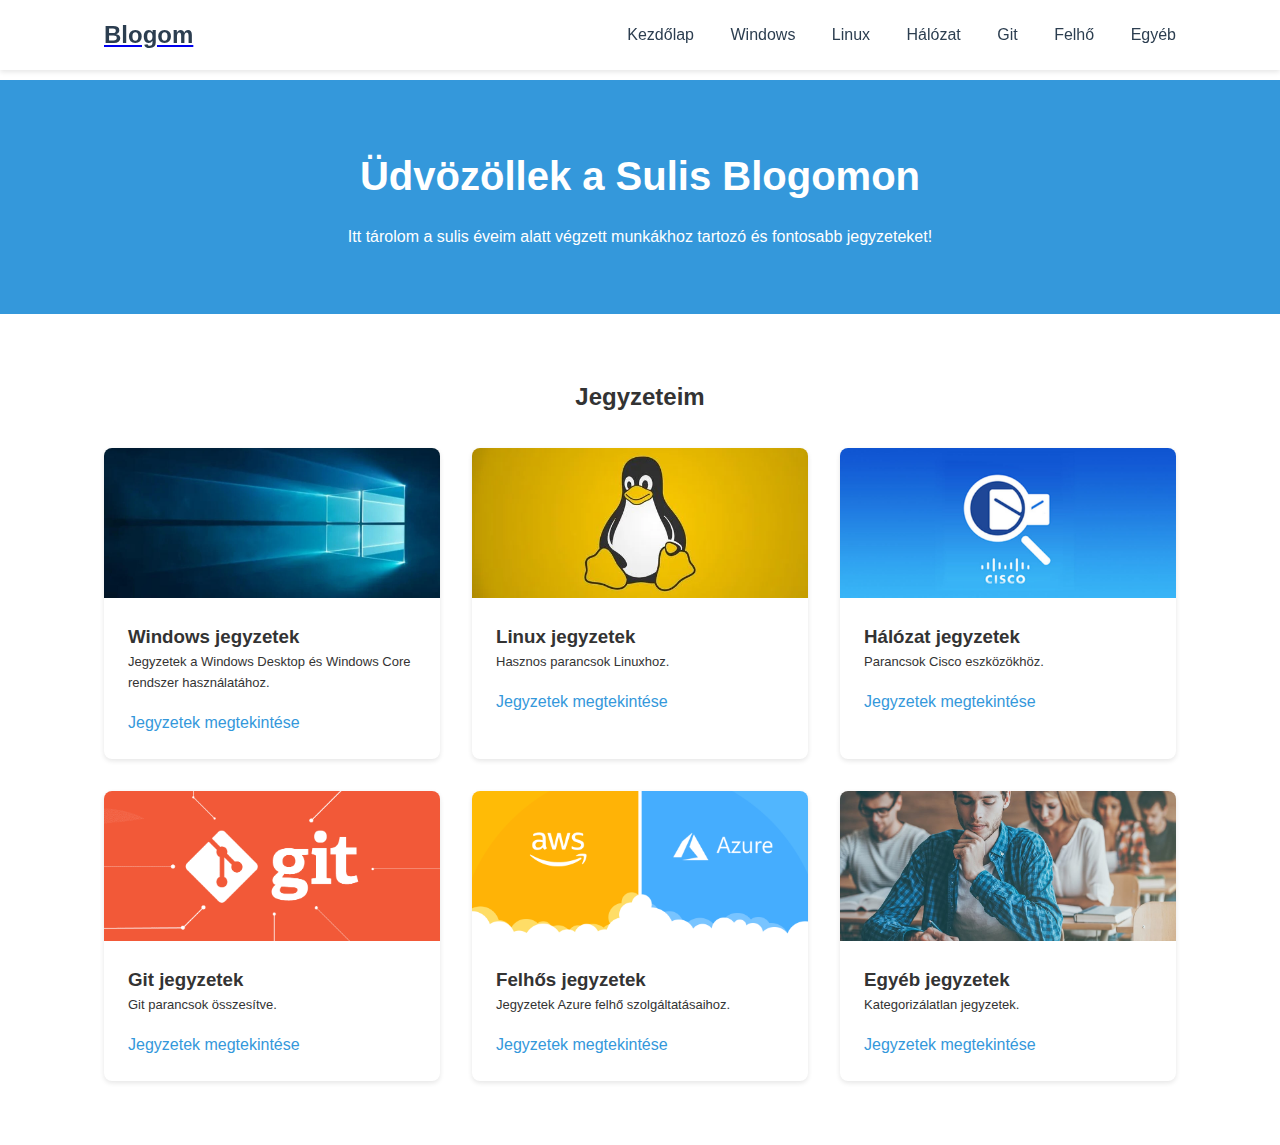
<file: index.html>
<!-- index.html -->
<!DOCTYPE html>
<html lang="en">
<head>
    <meta charset="UTF-8">
    <meta name="viewport" content="width=device-width, initial-scale=1.0">
    <title>Személyes blogom</title>
</head>
<body>
    <style>
        * {
            margin: 0;
            padding: 0;
            box-sizing: border-box;
            transition: transform 0.25s;
        }

        body {
            font-family: Arial, sans-serif;
            line-height: 1.6;
            color: #333;
        }

        /* Header and Navigation */
        header {
            background-color: #fff;
            box-shadow: 0 2px 5px rgba(0,0,0,0.1);
            position: fixed;
            width: 100%;
            top: 0;
            z-index: 1000;
        }

        nav {
            display: flex;
            justify-content: space-between;
            align-items: center;
            padding: 1rem 5%;
            max-width: 1200px;
            margin: 0 auto;
        }

        .logo {
            font-size: 1.5rem;
            font-weight: bold;
            color: #2c3e50;
        }

        .nav-links a {
            text-decoration: none;
            color: #2c3e50;
            margin-left: 2rem;
            transition: color 0.3s;
        }

        .nav-links a:hover {
            color: #3498db;
        }

        /* Main Content */
        main {
            margin-top: 80px;
        }

        .hero {
            background-color: #3498db;
            color: white;
            text-align: center;
            padding: 4rem 2rem;
        }

        .hero h1 {
            font-size: 2.5rem;
            margin-bottom: 1rem;
        }

        .featured-posts {
            padding: 4rem 5%;
            max-width: 1200px;
            margin: 0 auto;
        }

        .featured-posts h2 {
            text-align: center;
            margin-bottom: 2rem;
        }

        .post-grid {
            display: grid;
            grid-template-columns: repeat(auto-fit, minmax(300px, 1fr));
            gap: 2rem;
        }

        .post-card {
            background: white;
            border-radius: 8px;
            overflow: hidden;
            box-shadow: 0 2px 5px rgba(0,0,0,0.1);
        }

        .post-card:hover {
            transform: translateY(-5px);
            img {
                transform: scale(1.15);
            }
        }

        .img-holder {
            width: 100%;
            height: 150px;
            overflow: hidden;
        }

        .img-holder img {
            width: 100%;
            height: 100%;
            object-fit: cover;
            display: block;
            margin-left: auto;
            margin-right: auto;
        }

        .post-content {
            padding: 1.5rem;
        }
        .post-content p {
            font-size: 13px;
        }

        .read-more {
            display: inline-block;
            margin-top: 1rem;
            color: #3498db;
            text-decoration: none;
        }

        /* Footer */
        footer {
            background-color: #2c3e50;
            color: white;
            padding: 3rem 5% 1rem;
        }

        .footer-content {
            display: grid;
            grid-template-columns: repeat(auto-fit, minmax(250px, 1fr));
            gap: 2rem;
            max-width: 1200px;
            margin: 0 auto;
        }

        .footer-section h4 {
            margin-bottom: 1rem;
        }

        .footer-section a {
            color: white;
            text-decoration: none;
            display: block;
            margin-bottom: 0.5rem;
        }

        .footer-bottom {
            text-align: center;
            margin-top: 2rem;
            padding-top: 1rem;
            border-top: 1px solid rgba(255,255,255,0.1);
        }

        /* Responsive Design */
        @media (max-width: 768px) {
            .nav-links {
                display: none;
            }

            .nav-links.active {
                display: flex;
                flex-direction: column;
                position: absolute;
                top: 70px;
                left: 0;
                right: 0;
                background: white;
                padding: 1rem;
                box-shadow: 0 2px 5px rgba(0,0,0,0.1);
            }

            .nav-links.active a {
                margin: 0.5rem 0;
            }

            .hero h1 {
                font-size: 2rem;
            }

            .post-grid {
                grid-template-columns: 1fr;
            }
        }

        @media (max-width: 480px) {
            .hero {
                padding: 2rem 1rem;
            }

            .featured-posts {
                padding: 2rem 1rem;
            }
        }

    </style>
    <header>
        <nav>
            <a href="./index.html"><div class="logo">Blogom</div></a>
            <div class="nav-links">
                <a href="./index.html">Kezdőlap</a>
                <a href="./webpage/windows.html">Windows</a>
                <a href="./webpage/linux.html">Linux</a>
                <a href="./webpage/networking.html">Hálózat</a>
                <a href="./webpage/git.html">Git</a>
                <a href="./webpage/cloud.html">Felhő</a>
                <a href="./webpage/other.html">Egyéb</a>
            </div>
        </nav>
    </header>

    <main>
        <section class="hero">
            <h1>Üdvözöllek a Sulis Blogomon</h1>
            <p>Itt tárolom a sulis éveim alatt végzett munkákhoz tartozó és fontosabb jegyzeteket!</p>
        </section>

        <section class="featured-posts">
            <h2>Jegyzeteim</h2>
            <div class="post-grid">
                <article class="post-card">
                    <div class="img-holder"><img src="./webpage/webpage_sources/windows.jpg" alt="Windows"></div>
                    <div class="post-content">
                        <h3>Windows jegyzetek</h3>
                        <p>Jegyzetek a Windows Desktop és Windows Core rendszer használatához.</p>
                        <a href="./webpage/windows.html" class="read-more">Jegyzetek megtekintése</a>
                    </div>
                </article>

                <article class="post-card">
                    <div class="img-holder"><img src="./webpage/webpage_sources/linux.jpg" alt="Linux"></div>
                    <div class="post-content">
                        <h3>Linux jegyzetek</h3>
                        <p>Hasznos parancsok Linuxhoz.</p>
                        <a href="./webpage/linux.html" class="read-more">Jegyzetek megtekintése</a>
                    </div>
                </article>

                <article class="post-card">
                    <div class="img-holder"><img src="./webpage/webpage_sources/cisco.jpg" alt="Networking"></div>
                    <div class="post-content">
                        <h3>Hálózat jegyzetek</h3>
                        <p>Parancsok Cisco eszközökhöz.</p>
                        <a href="./webpage/networking.html" class="read-more">Jegyzetek megtekintése</a>
                    </div>
                </article>

                <article class="post-card">
                    <div class="img-holder"><img src="./webpage/webpage_sources/git.png" alt="Git"></div>
                    <div class="post-content">
                        <h3>Git jegyzetek</h3>
                        <p>Git parancsok összesítve.</p>
                        <a href="./webpage/git.html" class="read-more">Jegyzetek megtekintése</a>
                    </div>
                </article>

                <article class="post-card">
                    <div class="img-holder"><img src="./webpage/webpage_sources/cloud.png" alt="Cloud"></div>
                    <div class="post-content">
                        <h3>Felhős jegyzetek</h3>
                        <p>Jegyzetek Azure felhő szolgáltatásaihoz.</p>
                        <a href="./webpage/cloud.html" class="read-more">Jegyzetek megtekintése</a>
                    </div>
                </article>

                <article class="post-card">
                    <div class="img-holder"><img src="./webpage/webpage_sources/other.jpg" alt="Other"></div>
                    <div class="post-content">
                        <h3>Egyéb jegyzetek</h3>
                        <p>Kategorizálatlan jegyzetek.</p>
                        <a href="./webpage/other.html" class="read-more">Jegyzetek megtekintése</a>
                    </div>
                </article>
            </div>
        </section>
    </main>
</body>
</html>
</file>
